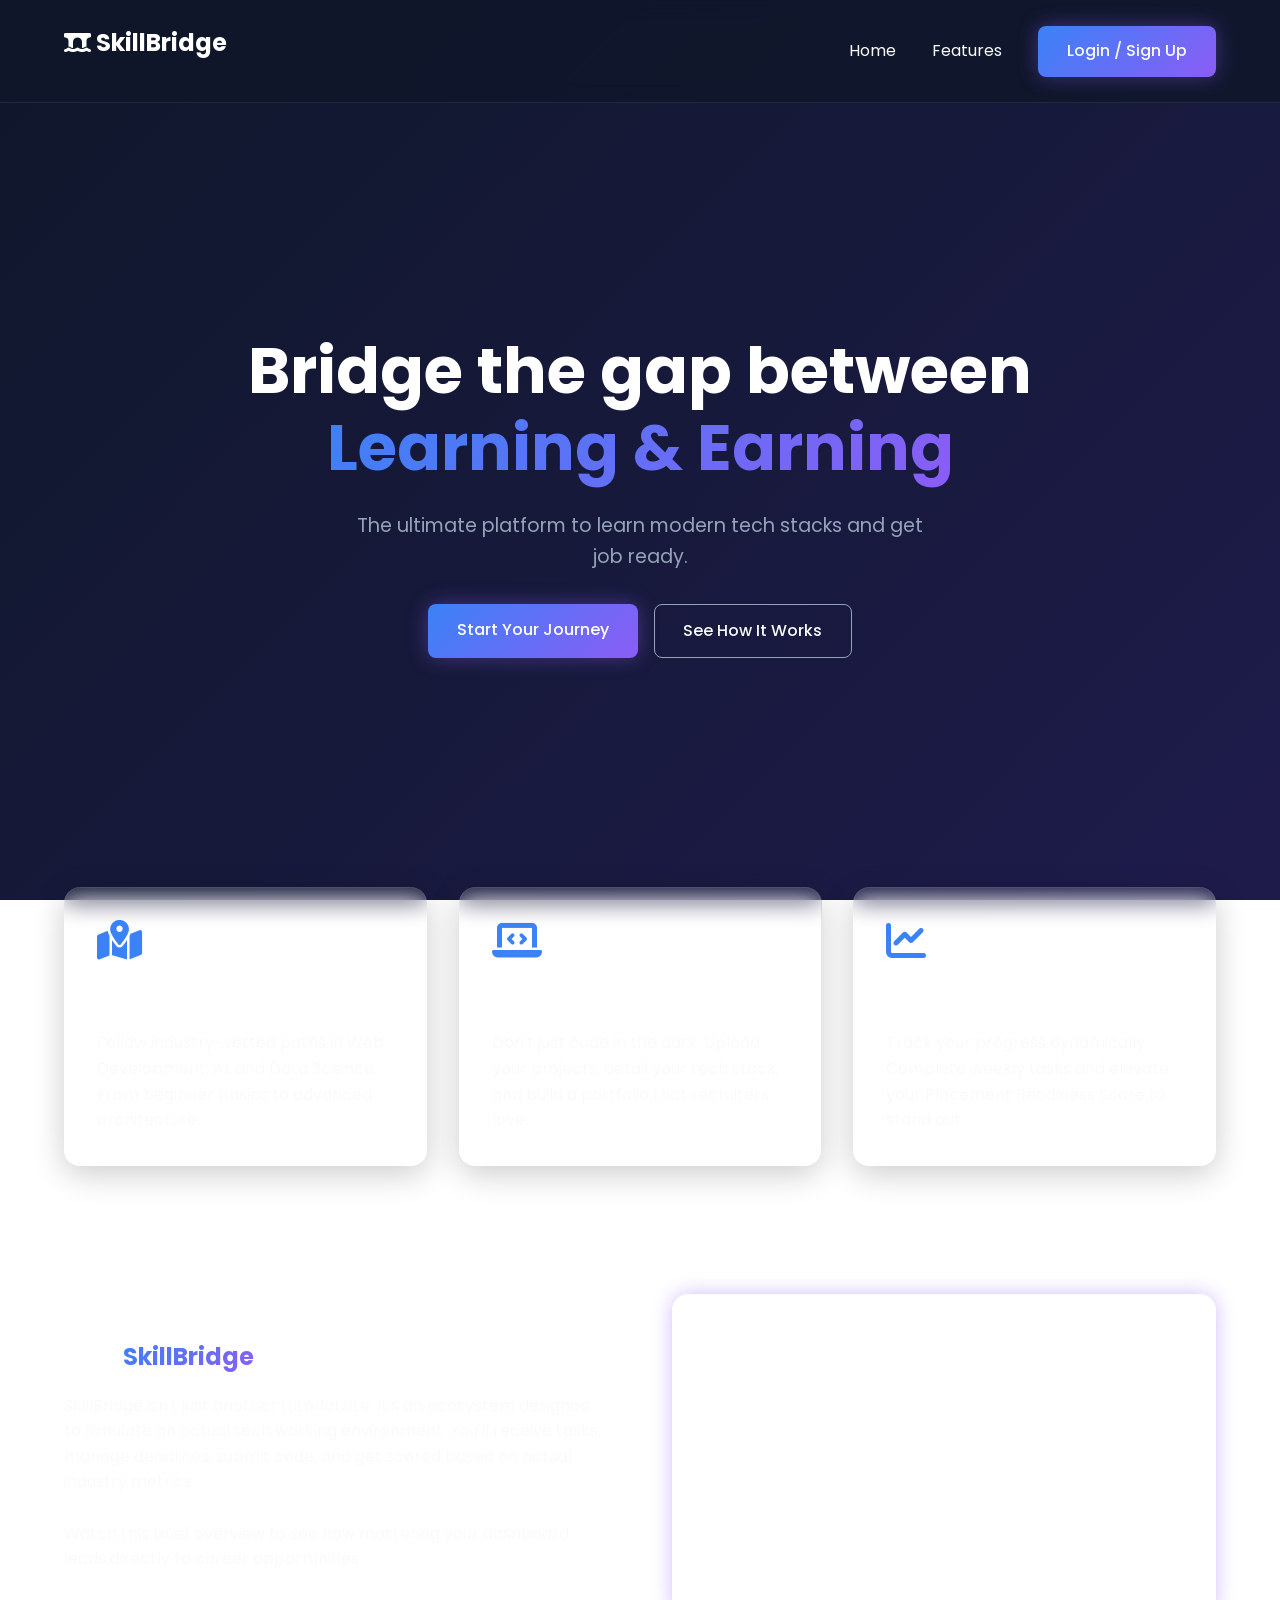
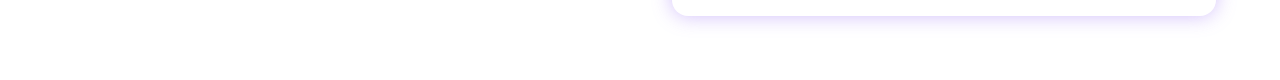
<file: index.html>
<!DOCTYPE html>
<html lang="en">
<head>
  <meta charset="UTF-8">
  <meta name="viewport" content="width=device-width, initial-scale=1.0">
  <title>SkillBridge | Industry Readiness Platform</title>
  <link rel="stylesheet" href="style.css">
  <link rel="stylesheet" href="https://cdnjs.cloudflare.com/ajax/libs/font-awesome/6.4.0/css/all.min.css">
</head>
<body>
<nav class="navbar">
    <h2><i class="fa-solid fa-bridge-water"></i> SkillBridge</h2>
    <div class="nav-links">
        <a href="index.html">Home</a>
        <a href="#features">Features</a>
        <a href="login.html" class="btn btn-primary">Login / Sign Up</a>
    </div>
</nav>

<header class="hero">
    <h1>Bridge the gap between <br> <span class="text-gradient">Learning & Earning</span></h1>
    <p>The ultimate platform to learn modern tech stacks and get job ready.</p>
    <div style="display: flex; gap: 1rem;">
        <a href="login.html" class="btn btn-primary">Start Your Journey</a>
        <a href="#video" class="btn btn-outline">See How It Works</a>
    </div>
</header>

  <section id="features" class="features-grid">
    <div class="glass-card">
      <i class="fa-solid fa-map-location-dot feature-icon"></i>
      <h3>Structured Roadmaps</h3>
      <p>Follow industry-vetted paths in Web Development, AI, and Data Science. From beginner basics to advanced architecture.</p>
    </div>
    <div class="glass-card">
      <i class="fa-solid fa-laptop-code feature-icon"></i>
      <h3>Project Showcase</h3>
      <p>Don't just code in the dark. Upload your projects, detail your tech stack, and build a portfolio that recruiters love.</p>
    </div>
    <div class="glass-card">
      <i class="fa-solid fa-chart-line feature-icon"></i>
      <h3>Placement Readiness</h3>
      <p>Track your progress dynamically. Complete weekly tasks and elevate your Placement Readiness Score to stand out.</p>
    </div>
  </section>

  <section id="video" class="video-section">
    <div class="video-text">
      <h2>How <span class="text-gradient">SkillBridge</span> Works</h2>
      <p>SkillBridge isn't just another tutorial site. It's an ecosystem designed to simulate an actual tech working environment. You'll receive tasks, manage deadlines, submit code, and get scored based on actual industry metrics.</p>
      <br>
      <p>Watch this brief overview to see how mastering your dashboard leads directly to career opportunities.</p>
    </div>
    <div class="video-container">
      <iframe width="100%" height="315" src="https://www.youtube.com/embed/dQw4w9WgXcQ?controls=0" title="Platform Overview" frameborder="0" allow="accelerometer; autoplay; clipboard-write; encrypted-media; gyroscope; picture-in-picture" allowfullscreen></iframe>
    </div>
  </section>
</body>
</html>
</file>
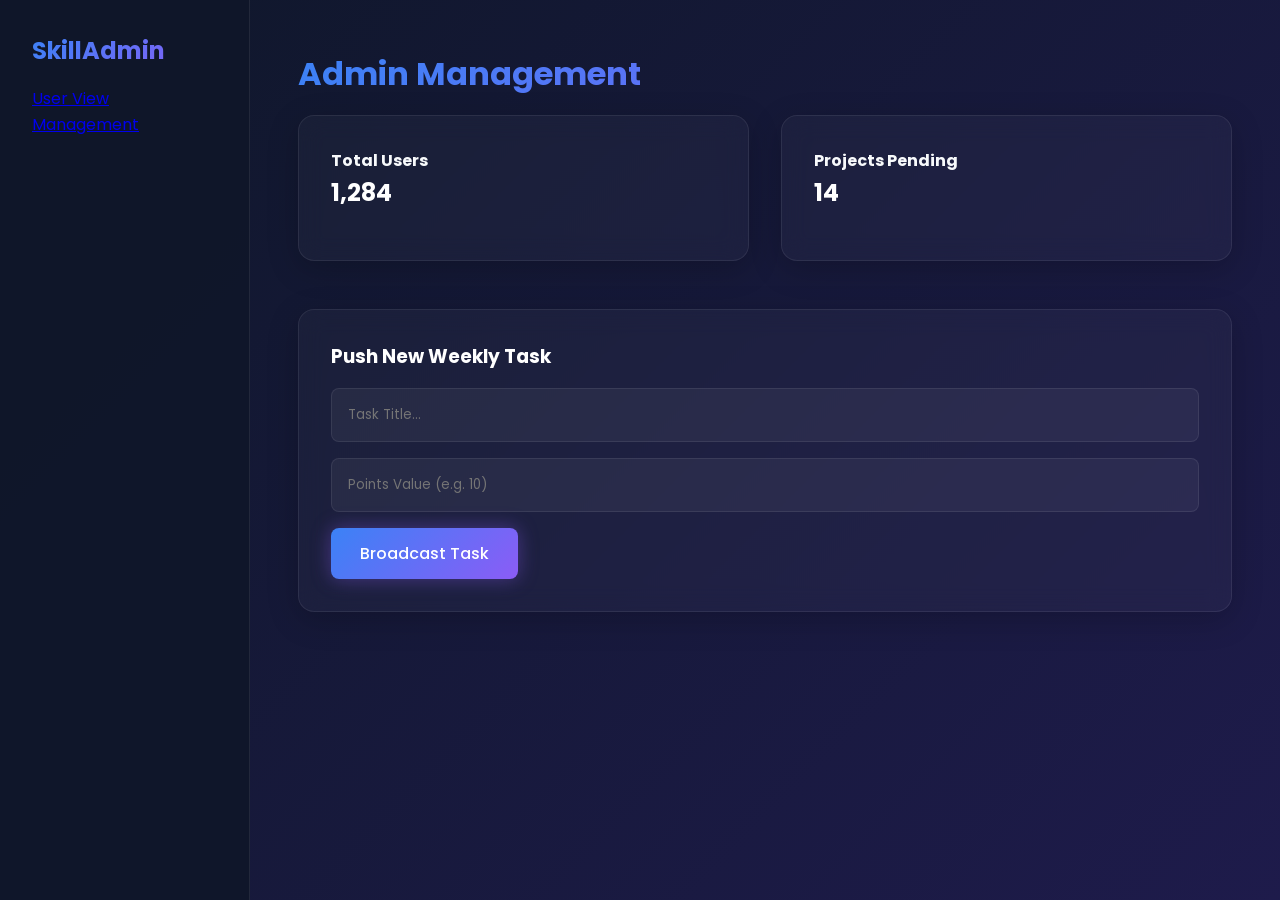
<file: admin.html>
<!DOCTYPE html>
<html lang="en">
<head>
    <meta charset="UTF-8">
    <title>Admin Panel | SkillBridge</title>
    <link rel="stylesheet" href="style.css">
</head>
<body class="dashboard-layout">
    <aside class="sidebar">
        <h2 class="text-gradient">SkillAdmin</h2>
        <nav>
            <a href="dashboard.html">User View</a>
            <a href="admin.html" class="active">Management</a>
        </nav>
    </aside>

    <main class="main-content">
        <h1 class="text-gradient">Admin Management</h1>
        
        <div class="stats-grid">
            <div class="glass-card">
                <h4>Total Users</h4>
                <h2>1,284</h2>
            </div>
            <div class="glass-card">
                <h4>Projects Pending</h4>
                <h2>14</h2>
            </div>
        </div>

        <div class="glass-card" style="margin-top: 2rem;">
            <h3>Push New Weekly Task</h3>
            <form id="admin-task-form" style="margin-top:1rem;">
                <input type="text" class="form-control" placeholder="Task Title..." style="margin-bottom:1rem">
                <input type="number" class="form-control" placeholder="Points Value (e.g. 10)" style="margin-bottom:1rem">
                <button class="btn btn-primary">Broadcast Task</button>
            </form>
        </div>
    </main>
</body>
</html>
</file>
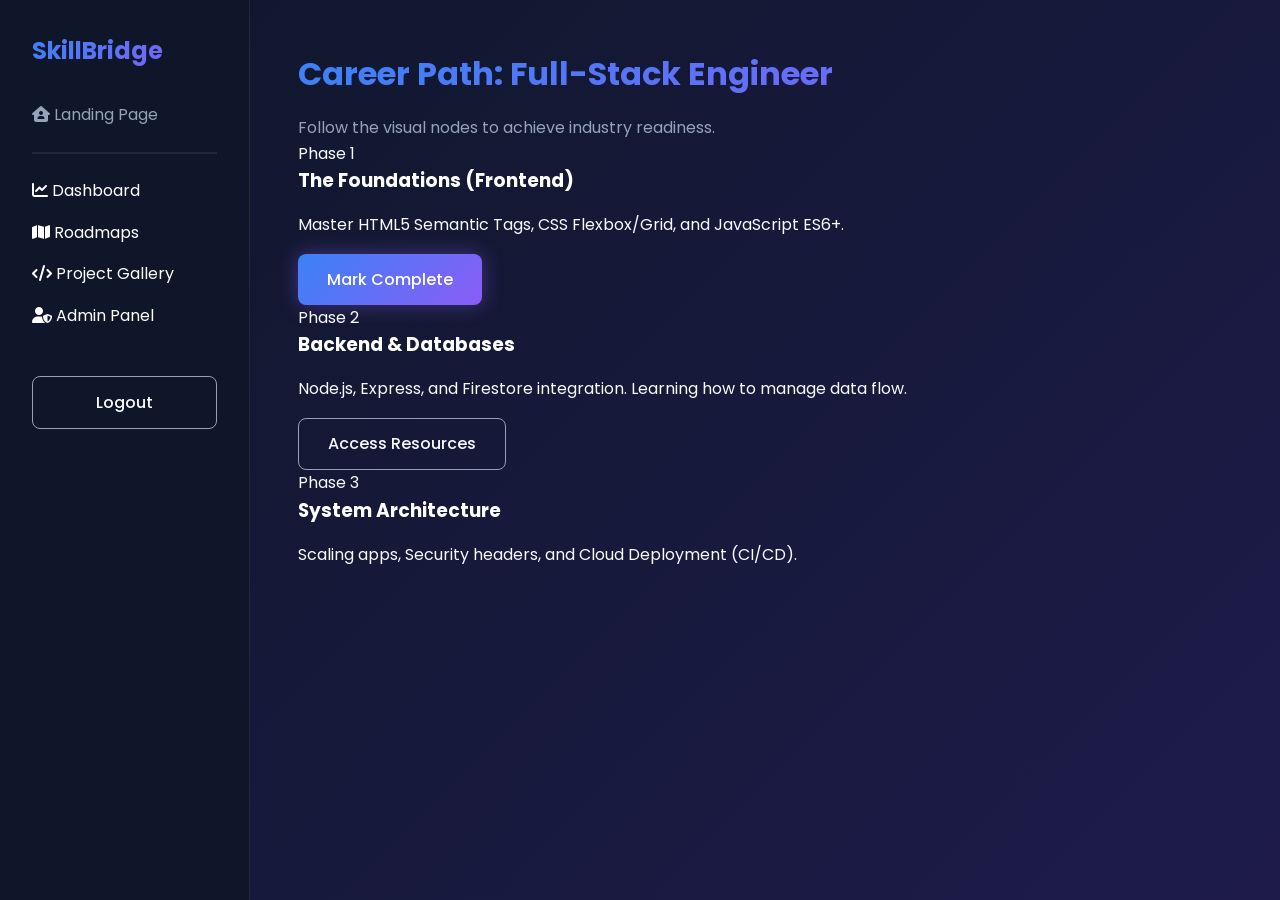
<file: roadmap.html>
<!DOCTYPE html>
<html lang="en">
<head>
    <meta charset="UTF-8">
    <title>Skill Roadmap | SkillBridge</title>
    <link rel="stylesheet" href="style.css">
    <link rel="stylesheet" href="https://cdnjs.cloudflare.com/ajax/libs/font-awesome/6.4.0/css/all.min.css">
</head>
<body class="dashboard-layout">
<aside class="sidebar">
    <h2 class="text-gradient" style="margin-bottom: 2rem;">SkillBridge</h2>
    <ul style="list-style: none; display: flex; flex-direction: column; gap: 1rem;">
        <li><a href="index.html" style="color: var(--text-muted); text-decoration: none;"><i class="fa-solid fa-house-user"></i> Landing Page</a></li>
        <hr style="border: 0.5px solid var(--glass-border); margin: 0.5rem 0;">
        
        <li><a href="dashboard.html" style="color: #fff; text-decoration: none;"><i class="fa-solid fa-chart-line"></i> Dashboard</a></li>
        <li><a href="roadmap.html" style="color: #fff; text-decoration: none;"><i class="fa-solid fa-map"></i> Roadmaps</a></li>
        <li><a href="projects.html" style="color: #fff; text-decoration: none;"><i class="fa-solid fa-code"></i> Project Gallery</a></li>
        <li><a href="admin.html" style="color: #fff; text-decoration: none;"><i class="fa-solid fa-user-shield"></i> Admin Panel</a></li>
    </ul>
    
    <button id="logout-btn" class="btn btn-outline" style="margin-top: 3rem; width: 100%;">Logout</button>
</aside>

    <main class="main-content">
        <h1 class="text-gradient">Career Path: Full-Stack Engineer</h1>
        <p style="color:var(--text-muted)">Follow the visual nodes to achieve industry readiness.</p>

        <div class="roadmap-container">
            <div class="roadmap-line"></div>

            <div class="roadmap-step">
                <div class="step-node"></div>
                <div class="step-content">
                    <span class="tag">Phase 1</span>
                    <h3>The Foundations (Frontend)</h3>
                    <p>Master HTML5 Semantic Tags, CSS Flexbox/Grid, and JavaScript ES6+.</p>
                    <button class="btn btn-primary btn-sm" style="margin-top:1rem">Mark Complete</button>
                </div>
            </div>

            <div class="roadmap-step">
                <div class="step-node"></div>
                <div class="step-content">
                    <span class="tag">Phase 2</span>
                    <h3>Backend & Databases</h3>
                    <p>Node.js, Express, and Firestore integration. Learning how to manage data flow.</p>
                    <button class="btn btn-outline btn-sm" style="margin-top:1rem">Access Resources</button>
                </div>
            </div>

            <div class="roadmap-step">
                <div class="step-node"></div>
                <div class="step-content">
                    <span class="tag">Phase 3</span>
                    <h3>System Architecture</h3>
                    <p>Scaling apps, Security headers, and Cloud Deployment (CI/CD).</p>
                </div>
            </div>
        </div>
    </main>
</body>
</html>
</file>
<file: style.css>
/* =========================================
   base & variables
   ========================================= */
@import url('https://fonts.googleapis.com/css2?family=Poppins:wght@300;400;500;600;700&display=swap');

:root {
  /* Premium Dark Blue/Purple Theme */
  --bg-primary: #0f172a;
  --bg-secondary: #1e1b4b;
  --text-main: #f8fafc;
  --text-muted: #94a3b8;
  --accent-gradient: linear-gradient(135deg, #3b82f6 0%, #8b5cf6 100%);
  --accent-glow: 0 0 20px rgba(139, 92, 246, 0.4);
  
  /* Glassmorphism */
  --glass-bg: rgba(255, 255, 255, 0.03);
  --glass-border: rgba(255, 255, 255, 0.08);
  
  --radius: 16px;
  --transition: all 0.3s ease;
}

* {
  margin: 0;
  padding: 0;
  box-sizing: border-box;
  font-family: 'Poppins', sans-serif;
}

body {
  background: linear-gradient(135deg, var(--bg-primary), var(--bg-secondary));
  background-attachment: fixed;
  color: var(--text-main);
  line-height: 1.6;
  min-height: 100vh;
}

/* =========================================
   Reusable UI Components
   ========================================= */
.glass-card {
  background: var(--glass-bg);
  backdrop-filter: blur(12px);
  -webkit-backdrop-filter: blur(12px);
  border: 1px solid var(--glass-border);
  border-radius: var(--radius);
  padding: 2rem;
  box-shadow: 0 8px 32px rgba(0, 0, 0, 0.2);
  transition: var(--transition);
}

.glass-card:hover {
  transform: translateY(-5px);
  border-color: rgba(255, 255, 255, 0.15);
  box-shadow: 0 12px 40px rgba(0, 0, 0, 0.3);
}

.btn {
  display: inline-block;
  padding: 0.8rem 1.8rem;
  border-radius: 8px;
  text-decoration: none;
  font-weight: 500;
  cursor: pointer;
  transition: var(--transition);
  border: none;
  font-size: 1rem;
}

.btn-primary {
  background: var(--accent-gradient);
  color: #fff;
  box-shadow: var(--accent-glow);
}

.btn-primary:hover {
  box-shadow: 0 0 30px rgba(139, 92, 246, 0.7);
  transform: scale(1.02);
}

.btn-outline {
  background: transparent;
  color: var(--text-main);
  border: 1px solid var(--text-muted);
}

.btn-outline:hover {
  border-color: var(--text-main);
  background: rgba(255, 255, 255, 0.05);
}

/* Typography */
h1, h2, h3 { color: #fff; margin-bottom: 1rem; }
.text-gradient {
  background: var(--accent-gradient);
  -webkit-background-clip: text;
  -webkit-text-fill-color: transparent;
}
.section-title { text-align: center; font-size: 2.5rem; margin-bottom: 3rem; }

/* =========================================
   Layout & Navigation
   ========================================= */
.navbar {
  display: flex;
  justify-content: space-between;
  align-items: center;
  padding: 1.5rem 5%;
  background: rgba(15, 23, 42, 0.8);
  backdrop-filter: blur(10px);
  position: sticky;
  top: 0;
  z-index: 100;
  border-bottom: 1px solid var(--glass-border);
}

.nav-links a {
  color: var(--text-main);
  text-decoration: none;
  margin-left: 2rem;
  transition: var(--transition);
}

.nav-links a:hover { color: #8b5cf6; }

/* =========================================
   Landing Page (Index)
   ========================================= */
.hero {
  display: flex;
  flex-direction: column;
  align-items: center;
  justify-content: center;
  text-align: center;
  padding: 8rem 5% 4rem;
  min-height: 80vh;
}

.hero h1 { font-size: 4rem; margin-bottom: 1.5rem; line-height: 1.2; }
.hero p { font-size: 1.2rem; color: var(--text-muted); max-width: 600px; margin-bottom: 2rem; }

.features-grid {
  display: grid;
  grid-template-columns: repeat(auto-fit, minmax(300px, 1fr));
  gap: 2rem;
  padding: 4rem 5%;
}

.feature-icon {
  font-size: 2.5rem;
  color: #3b82f6;
  margin-bottom: 1.5rem;
}

.video-section {
  padding: 4rem 5%;
  display: flex;
  align-items: center;
  gap: 4rem;
}

.video-container {
  flex: 1;
  border-radius: var(--radius);
  overflow: hidden;
  box-shadow: var(--accent-glow);
}

.video-text { flex: 1; }

/* =========================================
   Forms (Login, Upload)
   ========================================= */
.auth-container {
  min-height: calc(100vh - 80px);
  display: flex;
  align-items: center;
  justify-content: center;
  padding: 2rem;
}

.form-group { margin-bottom: 1.5rem; }
.form-group label { display: block; margin-bottom: 0.5rem; color: var(--text-muted); }
.form-control {
  width: 100%;
  padding: 1rem;
  background: rgba(255, 255, 255, 0.05);
  border: 1px solid var(--glass-border);
  border-radius: 8px;
  color: #fff;
  transition: var(--transition);
}
.form-control:focus {
  outline: none;
  border-color: #8b5cf6;
  background: rgba(255, 255, 255, 0.1);
}

/* =========================================
   Dashboard UI
   ========================================= */
.dashboard-layout { display: flex; min-height: 100vh; }

.sidebar {
  width: 250px;
  background: rgba(15, 23, 42, 0.95);
  border-right: 1px solid var(--glass-border);
  padding: 2rem;
}

.main-content {
  flex: 1;
  padding: 3rem;
}

.stats-grid {
  display: grid;
  grid-template-columns: repeat(auto-fit, minmax(250px, 1fr));
  gap: 2rem;
  margin-bottom: 3rem;
}

.progress-bar-bg {
  width: 100%;
  height: 12px;
  background: rgba(255,255,255,0.1);
  border-radius: 10px;
  overflow: hidden;
  margin-top: 1rem;
}

.progress-fill {
  height: 100%;
  background: var(--accent-gradient);
  width: 0%; /* Dynamic via JS */
  transition: width 1s ease-in-out;
}

.task-list { list-style: none; }
.task-item {
  display: flex;
  align-items: center;
  padding: 1rem;
  border-bottom: 1px solid var(--glass-border);
}
.task-item input { margin-right: 1rem; cursor: pointer; }
</file>
